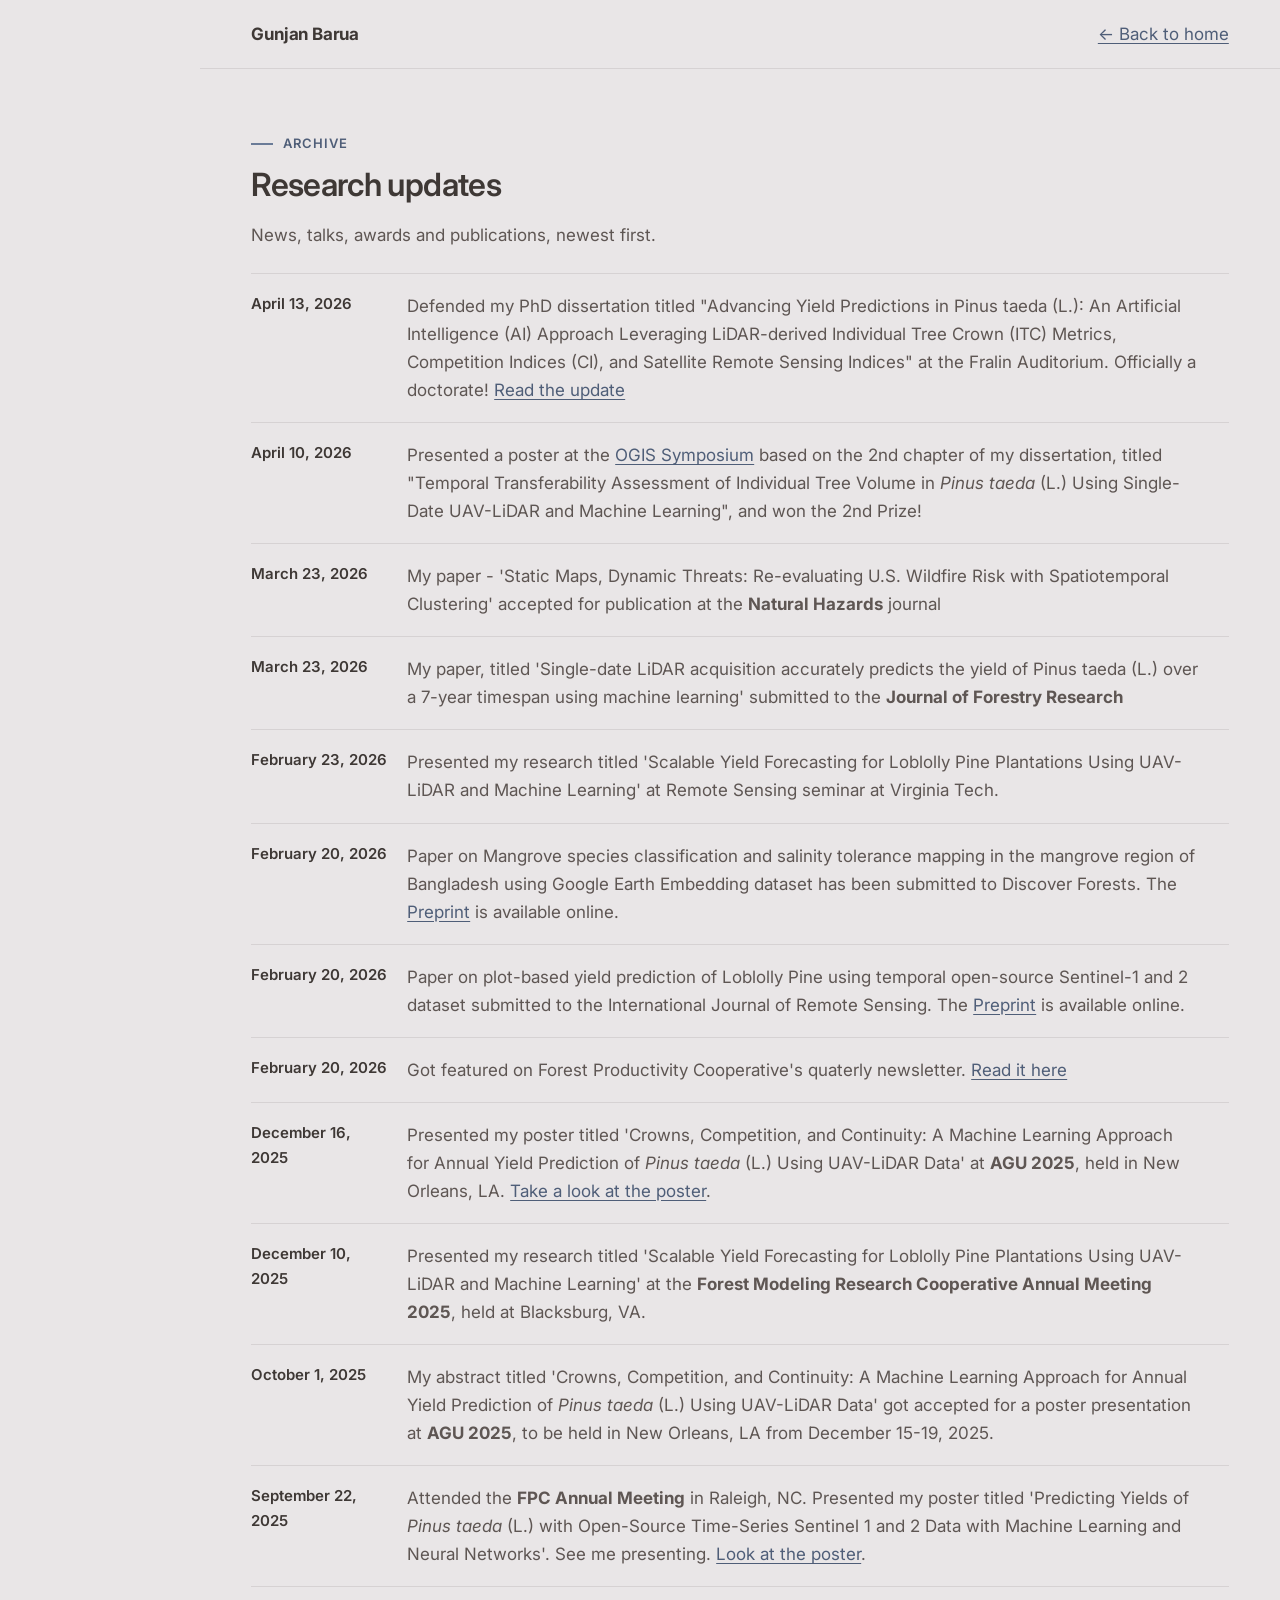
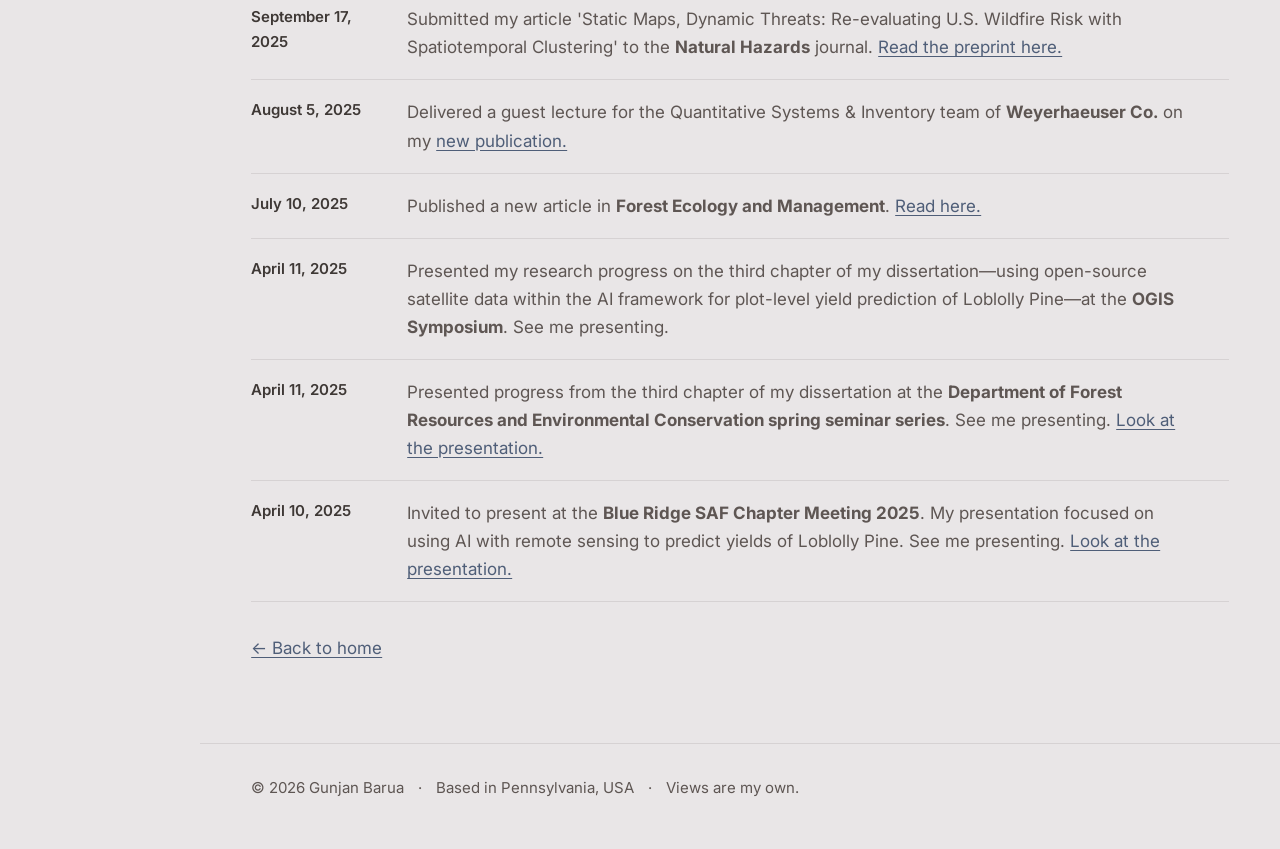
<file: updates/index.html>
<!DOCTYPE html>
<html lang="en">
<head>
  <!-- Google tag (gtag.js) -->
  <script async src="https://www.googletagmanager.com/gtag/js?id=G-8M0SGYD24Z"></script>
  <script>
    window.dataLayer = window.dataLayer || [];
    function gtag(){dataLayer.push(arguments);}
    gtag('js', new Date());
    gtag('config', 'G-8M0SGYD24Z');
  </script>

  <meta charset="UTF-8" />
  <meta name="viewport" content="width=device-width, initial-scale=1.0" />
  <meta name="description" content="Gunjan Barua connects Earth observation, AI and carbon accounting to build trusted, auditable environmental data platforms. Digital MRV at Verra · Ph.D., Virginia Tech." />
  <meta name="keywords" content="Gunjan Barua, environmental intelligence, digital MRV, dMRV, carbon accounting, GHG, Earth observation, remote sensing, LiDAR, AI, product management, Verra" />
  <meta name="author" content="Gunjan Barua" />
  <meta name="google-site-verification" content="hha5XpHKSP8P3DEXtehBId6YRDICw-IlB2HCp5pqZmw" />
  <title>Research updates – Gunjan Barua</title>
  <link rel="canonical" href="https://gunjanbarua.github.io/updates/" />
  <script>document.documentElement.classList.add('js');</script>

  <!-- Open Graph -->
  <meta property="og:title" content="Gunjan Barua — Technical Product Leadership for Environmental Intelligence" />
  <meta property="og:description" content="Gunjan Barua connects Earth observation, AI and carbon accounting to build trusted, auditable environmental data platforms. Digital MRV at Verra · Ph.D., Virginia Tech." />
  <meta property="og:type" content="website" />
  <meta property="og:url" content="https://gunjanbarua.github.io/updates/" />
  <meta property="og:image" content="https://gunjanbarua.github.io/images/og-card.png" />
  <meta name="twitter:card" content="summary_large_image" />

  <script type="application/ld+json">{"@context":"https://schema.org","@type":"Person","name":"Gunjan Barua","jobTitle":"Digital MRV Solutions Specialist","worksFor":{"@type":"Organization","name":"Verra"},"alumniOf":{"@type":"CollegeOrUniversity","name":"Virginia Tech"},"url":"https://gunjanbarua.github.io","sameAs":["https://linkedin.com/in/gunjanbarua/"]}</script>

  <link rel="preconnect" href="https://fonts.googleapis.com" />
  <link rel="preconnect" href="https://fonts.gstatic.com" crossorigin />
  <link href="https://fonts.googleapis.com/css2?family=Inter:wght@400;500;600;700&display=swap" rel="stylesheet" />
  <link rel="stylesheet" href="/css/style.css" />
</head>
<body>
  <a class="skip-link" href="#main">Skip to content</a>


  <header class="page-head">
    <div class="wrap">
      <a class="wordmark" style="padding:0" href="/">Gunjan Barua</a>
      <a href="/">← Back to home</a>
    </div>
  </header>


  <main id="main">
    <section class="section">
  <div class="wrap">
    <div class="eyebrow">Archive</div>
    <h1 class="section-title">Research updates</h1>
    <p class="lead">News, talks, awards and publications, newest first.</p>
    <ul class="updates-list">
      <li>
        <time datetime="2026-04-13">April 13, 2026</time>
        <div><p>Defended my PhD dissertation titled &quot;Advancing Yield Predictions in Pinus taeda (L.): An Artificial Intelligence (AI) Approach Leveraging LiDAR-derived Individual Tree Crown (ITC) Metrics, Competition Indices (CI), and Satellite Remote Sensing Indices&quot; at the Fralin Auditorium. Officially a doctorate! <a href="https://www.linkedin.com/feed/update/urn:li:activity:7449897798621315073/">Read the update</a></p>
</div>
      </li>
      <li>
        <time datetime="2026-04-10">April 10, 2026</time>
        <div><p>Presented a poster at the <a href="https://sites.google.com/vt.edu/ogis/2026-ogis-symposium?authuser=0">OGIS Symposium</a> based on the 2nd chapter of my dissertation, titled &quot;Temporal Transferability Assessment of Individual Tree Volume in <em>Pinus taeda</em> (L.) Using Single-Date UAV-LiDAR and Machine Learning&quot;, and won the 2nd Prize!</p>
</div>
      </li>
      <li>
        <time datetime="2026-03-23">March 23, 2026</time>
        <div><p>My paper - 'Static Maps, Dynamic Threats: Re-evaluating U.S. Wildfire Risk with Spatiotemporal Clustering' accepted for publication at the <strong>Natural Hazards</strong> journal</p>
</div>
      </li>
      <li>
        <time datetime="2026-03-23">March 23, 2026</time>
        <div><p>My paper, titled 'Single-date LiDAR acquisition accurately predicts the yield of Pinus taeda (L.) over a 7-year timespan using machine learning' submitted to the <strong>Journal of Forestry Research</strong></p>
</div>
      </li>
      <li>
        <time datetime="2026-02-23">February 23, 2026</time>
        <div><p>Presented my research titled 'Scalable Yield Forecasting for Loblolly Pine Plantations Using UAV-LiDAR and Machine Learning' at Remote Sensing seminar at Virginia Tech.</p>
</div>
      </li>
      <li>
        <time datetime="2026-02-20">February 20, 2026</time>
        <div><p>Paper on Mangrove species classification and salinity tolerance mapping in the mangrove region of Bangladesh using Google Earth Embedding dataset has been submitted to Discover Forests. The <a href="https://ssrn.com/abstract=6168728">Preprint</a> is available online.</p>
</div>
      </li>
      <li>
        <time datetime="2026-02-20">February 20, 2026</time>
        <div><p>Paper on plot-based yield prediction of Loblolly Pine using temporal open-source Sentinel-1 and 2 dataset submitted to the International Journal of Remote Sensing. The <a href="https://ssrn.com/abstract=6228779">Preprint</a> is available online.</p>
</div>
      </li>
      <li>
        <time datetime="2026-02-20">February 20, 2026</time>
        <div><p>Got featured on Forest Productivity Cooperative's quaterly newsletter. <a href="https://www.forestproductivity.org/graduate-student-highlights/gunjan-barua">Read it here</a></p>
</div>
      </li>
      <li>
        <time datetime="2025-12-16">December 16, 2025</time>
        <div><p>Presented my poster titled 'Crowns, Competition, and Continuity: A Machine Learning Approach for Annual Yield Prediction of <em>Pinus taeda</em> (L.) Using UAV-LiDAR Data' at <strong>AGU 2025</strong>, held in New Orleans, LA. <a href="https://github.com/Gunjanbarua/posters_presentations/blob/0b7c3dac5b9abb35400cbddf6944abc5e62ed374/Barua_G%20-%202025_AGU.pdf">Take a look at the poster</a>.</p>
</div>
      </li>
      <li>
        <time datetime="2025-12-10">December 10, 2025</time>
        <div><p>Presented my research titled 'Scalable Yield Forecasting for Loblolly Pine Plantations Using UAV-LiDAR and Machine Learning' at the <strong>Forest Modeling Research Cooperative Annual Meeting 2025</strong>, held at Blacksburg, VA.</p>
</div>
      </li>
      <li>
        <time datetime="2025-10-01">October 1, 2025</time>
        <div><p>My abstract titled 'Crowns, Competition, and Continuity: A Machine Learning Approach for Annual Yield Prediction of <em>Pinus taeda</em> (L.) Using UAV-LiDAR Data' got accepted for a poster presentation at <strong>AGU 2025</strong>, to be held in New Orleans, LA from December 15-19, 2025.</p>
</div>
      </li>
      <li>
        <time datetime="2025-09-22">September 22, 2025</time>
        <div><p>Attended the <strong>FPC Annual Meeting</strong> in Raleigh, NC. Presented my poster titled 'Predicting Yields of <em>Pinus taeda</em> (L.) with Open-Source Time-Series Sentinel 1 and 2 Data with Machine Learning and Neural Networks'. See me presenting. <a href="https://github.com/Gunjanbarua/posters_presentations/blob/0b7c3dac5b9abb35400cbddf6944abc5e62ed374/Barua_G%20-%202025_FPC_poster.pdf">Look at the poster</a>.</p>
</div>
      </li>
      <li>
        <time datetime="2025-09-17">September 17, 2025</time>
        <div><p>Submitted my article 'Static Maps, Dynamic Threats: Re-evaluating U.S. Wildfire Risk with Spatiotemporal Clustering' to the <strong>Natural Hazards</strong> journal. <a href="https://dx.doi.org/10.2139/ssrn.5366489">Read the preprint here.</a></p>
</div>
      </li>
      <li>
        <time datetime="2025-08-05">August 5, 2025</time>
        <div><p>Delivered a guest lecture for the Quantitative Systems &amp; Inventory team of <strong>Weyerhaeuser Co.</strong> on my <a href="https://doi.org/10.1016/j.foreco.2025.122977">new publication.</a></p>
</div>
      </li>
      <li>
        <time datetime="2025-07-10">July 10, 2025</time>
        <div><p>Published a new article in <strong>Forest Ecology and Management</strong>. <a href="https://doi.org/10.1016/j.foreco.2025.122977">Read here.</a></p>
</div>
      </li>
      <li>
        <time datetime="2025-04-11">April 11, 2025</time>
        <div><p>Presented my research progress on the third chapter of my dissertation—using open-source satellite data within the AI framework for plot-level yield prediction of Loblolly Pine—at the <strong>OGIS Symposium</strong>. See me presenting.</p>
</div>
      </li>
      <li>
        <time datetime="2025-04-11">April 11, 2025</time>
        <div><p>Presented progress from the third chapter of my dissertation at the <strong>Department of Forest Resources and Environmental Conservation spring seminar series</strong>. See me presenting. <a href="https://github.com/Gunjanbarua/posters_presentations/blob/0b7c3dac5b9abb35400cbddf6944abc5e62ed374/barua_frec%20seminar_04112025.pdf">Look at the presentation.</a></p>
</div>
      </li>
      <li>
        <time datetime="2025-04-10">April 10, 2025</time>
        <div><p>Invited to present at the <strong>Blue Ridge SAF Chapter Meeting 2025</strong>. My presentation focused on using AI with remote sensing to predict yields of Loblolly Pine. See me presenting. <a href="https://github.com/Gunjanbarua/posters_presentations/blob/0b7c3dac5b9abb35400cbddf6944abc5e62ed374/brsaf%20meeting_barua_04102025.pdf">Look at the presentation.</a></p>
</div>
      </li>
    </ul>
    <p style="margin-top:32px"><a href="/">← Back to home</a></p>
  </div>
</section>

  </main>

  <footer class="site-footer">
    <div class="wrap">
      <span>© 2026 Gunjan Barua</span><span>·</span><span>Based in Pennsylvania, USA</span><span>·</span><span>Views are my own.</span>
    </div>
  </footer>



  <script src="/js/main.js" defer></script>
</body>
</html>
</file>
<file: css/style.css>
/* ═══ Design tokens — "Urban slate" ═══ */
:root {
  --slate-mist: #E9E6E7;
  --umber: #5E5653;
  --steel: #7B7F8A;
  --taupe: #AB978C;
  --dusk-blue: #6B7C98;

  --ink: #3E3835;
  --link: #4F5E78;
  --surface: #F5F3F4;
  --line: #D6D2D3;

  --bg: var(--slate-mist);
  --text: var(--umber);

  --rail-w: 200px;
  --bar-h: 56px;
  --radius: 12px;
  --font: "Inter", system-ui, -apple-system, "Segoe UI", Roboto, sans-serif;
}

*, *::before, *::after { box-sizing: border-box; }
html { scroll-behavior: smooth; -webkit-text-size-adjust: 100%; }
@media (prefers-reduced-motion: reduce) { html { scroll-behavior: auto; } }

body {
  margin: 0;
  background: var(--bg);
  color: var(--text);
  font-family: var(--font);
  font-size: 1.0625rem;
  line-height: 1.65;
  overflow-x: hidden;
}
img { max-width: 100%; height: auto; display: block; }
h1, h2, h3, h4 { color: var(--ink); margin: 0; line-height: 1.2; }
p { margin: 0 0 1em; }
ul, ol { margin: 0; padding: 0; list-style: none; }
a { color: var(--link); text-underline-offset: 3px; }
a:hover { color: var(--ink); }
:focus-visible { outline: 2px solid var(--link); outline-offset: 3px; border-radius: 4px; }

.skip-link {
  position: absolute; left: 8px; top: -60px; z-index: 200;
  background: var(--link); color: #fff; padding: 8px 14px; border-radius: 8px;
}
.skip-link:focus { top: 8px; color: #fff; }

/* ═══ Side rail (desktop) ═══ */
.rail {
  position: fixed; inset: 0 auto 0 0; width: var(--rail-w);
  display: flex; flex-direction: column; justify-content: space-between;
  padding: 32px 0 28px; border-right: 1px solid var(--line); background: var(--bg); z-index: 50;
}
.wordmark {
  display: block; padding: 0 24px; font-weight: 700; font-size: 1.0625rem;
  letter-spacing: -0.01em; color: var(--ink); text-decoration: none;
}
.rail-links { margin-top: 36px; flex: 1; }
.rail-links a {
  display: block; padding: 7px 24px; font-size: 0.9375rem; font-weight: 500;
  color: var(--umber); text-decoration: none; border-left: 2px solid transparent;
}
.rail-links a:hover { color: var(--ink); }
.rail-links a.active { color: var(--link); font-weight: 600; border-left-color: var(--dusk-blue); }
.rail-icons { display: flex; gap: 14px; padding: 0 24px; }
.icon-link { color: var(--dusk-blue); display: inline-flex; padding: 4px; border-radius: 6px; }
.icon-link:hover { color: var(--ink); }
.icon { width: 22px; height: 22px; fill: none; stroke: currentColor; stroke-width: 1.5; stroke-linecap: round; stroke-linejoin: round; }

/* ═══ Mobile bar + overlay ═══ */
.topbar { display: none; }
.menu-overlay { display: none; }

@media (max-width: 1023.98px) {
  .rail { display: none; }
  .topbar {
    display: flex; position: sticky; top: 0; z-index: 60; height: var(--bar-h);
    align-items: center; justify-content: space-between; padding: 0 16px;
    background: var(--bg); border-bottom: 1px solid var(--line);
  }
  .menu-btn {
    font: inherit; font-weight: 600; font-size: 0.9375rem; color: var(--ink); background: transparent;
    border: 1px solid var(--taupe); border-radius: 999px; padding: 6px 16px; cursor: pointer;
  }
  .menu-overlay {
    position: fixed; inset: 0; z-index: 100; background: var(--bg);
    flex-direction: column; padding: 16px 24px 32px; overflow-y: auto;
  }
  .menu-overlay[hidden] { display: none; }
  .menu-overlay:not([hidden]) { display: flex; }
  .menu-head { display: flex; justify-content: space-between; align-items: center; height: 40px; margin-bottom: 24px; }
  .menu-overlay nav a {
    display: block; padding: 12px 0; font-size: 1.5rem; font-weight: 600; letter-spacing: -0.01em;
    color: var(--ink); text-decoration: none; border-bottom: 1px solid var(--line);
  }
  .menu-overlay .rail-icons { padding: 24px 0 0; }
  :root { --anchor-offset: calc(var(--bar-h) + 8px); }
}
@media (min-width: 1024px) {
  body { padding-left: var(--rail-w); }
  :root { --anchor-offset: 0px; }
}

/* ═══ Layout ═══ */
main { display: block; }
.section {
  padding: clamp(48px, 6vw, 64px) clamp(16px, 4vw, 56px);
}
.section + .section { border-top: 1px solid var(--line); }
.wrap { max-width: 1080px; margin: 0 auto; }
.eyebrow {
  display: flex; align-items: center; gap: 10px; margin-bottom: 12px;
  font-size: 0.8125rem; font-weight: 600; text-transform: uppercase; letter-spacing: 0.08em; color: var(--link);
}
.eyebrow::before { content: ""; width: 22px; height: 2px; background: var(--dusk-blue); }
.section-title { font-size: 2rem; font-weight: 600; letter-spacing: -0.02em; margin-bottom: 16px; }
.lead { max-width: 68ch; }
.prose { max-width: 68ch; }
.sub-title { font-size: 1.25rem; font-weight: 600; margin: 48px 0 16px; letter-spacing: -0.01em; }
[id] { scroll-margin-top: var(--anchor-offset, 0px); }

/* ═══ Buttons, chips ═══ */
.btn {
  display: inline-flex; align-items: center; gap: 8px; font: inherit; font-weight: 600; font-size: 1rem;
  padding: 12px 22px; border-radius: 10px; text-decoration: none; border: 1.5px solid var(--link);
  cursor: pointer; transition: background .2s, color .2s;
}
.btn-primary { background: var(--link); color: #fff; }
.btn-primary:hover { background: var(--ink); border-color: var(--ink); color: #fff; }
.btn-outline { background: transparent; color: var(--link); }
.btn-outline:hover { background: var(--link); color: #fff; }
.chips { display: flex; flex-wrap: wrap; gap: 8px; }
.chip {
  display: inline-block; padding: 3px 12px; font-size: 0.875rem; line-height: 1.5;
  border: 1px solid var(--taupe); border-radius: 999px; color: var(--umber);
}
.link-row { display: flex; flex-wrap: wrap; gap: 8px 24px; margin-top: 8px; font-weight: 500; }
.toggle {
  margin-top: 20px; font: inherit; font-weight: 600; font-size: 0.9375rem; color: var(--link);
  background: transparent; border: 1px solid var(--taupe); border-radius: 999px; padding: 8px 18px; cursor: pointer;
}
.toggle:hover { border-color: var(--link); }
html:not(.js) .toggle { display: none; }
.js .collapsible:not(.expanded) .is-extra { display: none; }

/* ═══ Hero ═══ */
.hero { padding-top: clamp(48px, 7vw, 96px); padding-bottom: clamp(48px, 7vw, 96px); }
.hero-grid { display: grid; grid-template-columns: repeat(12, 1fr); gap: 32px; align-items: center; }
.hero-text { grid-column: 1 / span 7; }
.hero-photo { grid-column: 9 / span 4; }
.hero-name { font-weight: 600; color: var(--ink); margin-bottom: 16px; }
.hero h1 {
  font-size: clamp(2.25rem, 4vw, 3.5rem); font-weight: 600; letter-spacing: -0.03em; line-height: 1.08; margin-bottom: 20px;
}
.hero-sub { font-size: 1.25rem; max-width: 52ch; margin-bottom: 14px; }
.hero-role { font-size: 1.125rem; color: var(--steel); margin-bottom: 28px; }
.hero-actions { display: flex; flex-wrap: wrap; gap: 12px; margin-bottom: 20px; }
.hero-links { display: flex; gap: 20px; font-weight: 500; }
.portrait { position: relative; max-width: 340px; margin-left: auto; }
.portrait::before {
  content: ""; position: absolute; inset: 14px -14px -14px 14px; border: 1.5px solid var(--taupe); border-radius: 16px;
}
.portrait img { position: relative; border-radius: 16px; width: 100%; aspect-ratio: 3 / 4; object-fit: cover; object-position: center top; }

/* ═══ Cards ═══ */
.card {
  background: var(--surface); border: 1px solid var(--line); border-radius: var(--radius); padding: 28px;
  transition: box-shadow .25s;
}
.card:hover { box-shadow: 0 2px 12px rgba(62, 56, 53, 0.07); }
.grid-3 { display: grid; grid-template-columns: repeat(3, 1fr); gap: 20px; margin-top: 32px; }
.grid-2 { display: grid; grid-template-columns: repeat(2, 1fr); gap: 20px; margin-top: 32px; }
.card h3 { font-size: 1.25rem; font-weight: 600; letter-spacing: -0.01em; margin-bottom: 10px; }
.pillar ul { margin-top: 16px; padding-top: 16px; border-top: 1px solid var(--line); }
.dots li { padding-left: 16px; position: relative; margin-bottom: 8px; font-size: 0.9375rem; line-height: 1.55; }
.dots li::before { content: ""; position: absolute; left: 0; top: 0.62em; width: 6px; height: 6px; border-radius: 50%; background: var(--taupe); }
.work-card { display: flex; flex-direction: column; }
.work-context { font-size: 0.8125rem; font-weight: 600; text-transform: uppercase; letter-spacing: 0.06em; color: var(--link); margin-bottom: 8px; }
.work-card h4 { font-size: 0.8125rem; font-weight: 600; text-transform: uppercase; letter-spacing: 0.06em; color: var(--ink); margin: 18px 0 6px; }
.work-card .challenge { margin: 0; }
.work-card .chips { margin-top: auto; padding-top: 20px; }
.work-card .btn { align-self: flex-start; margin-top: 14px; }

/* ═══ Timeline ═══ */
.timeline { margin-top: 32px; border-left: 2px solid var(--line); margin-left: 6px; }
.job { position: relative; padding: 0 0 36px 28px; }
.job::before { content: ""; position: absolute; left: -7px; top: 8px; width: 12px; height: 12px; border-radius: 50%; background: var(--dusk-blue); border: 2px solid var(--bg); }
.job h3 { font-size: 1.1875rem; font-weight: 600; }
.job-org { font-weight: 600; color: var(--ink); }
.job-meta { font-size: 0.9375rem; margin-bottom: 10px; }
.job .dots { max-width: 72ch; }
details.earlier { margin-top: 8px; border: 1px solid var(--line); border-radius: var(--radius); background: var(--surface); }
details.earlier summary { cursor: pointer; padding: 18px 24px; font-weight: 600; color: var(--ink); }
details.earlier .earlier-body { padding: 0 24px 24px; }
.earlier-item { padding: 16px 0; border-top: 1px solid var(--line); }
.earlier-item h4 { font-size: 1rem; font-weight: 600; }
.earlier-item p { margin: 4px 0 0; font-size: 0.9375rem; line-height: 1.55; }
.earlier-item .job-meta { margin: 0; }
.edu-row { display: grid; grid-template-columns: repeat(4, 1fr); gap: 16px; margin-top: 32px; }
.edu-item { padding-top: 14px; border-top: 2px solid var(--taupe); }
.edu-item strong { display: block; color: var(--ink); font-weight: 600; line-height: 1.4; }
.edu-item span { font-size: 0.9375rem; }
.skill-group { display: grid; grid-template-columns: 200px 1fr; gap: 12px 24px; padding: 14px 0; border-top: 1px solid var(--line); align-items: baseline; }
.skill-group h4 { font-size: 0.9375rem; font-weight: 600; }

/* ═══ Research ═══ */
.pubs li, .talks li, .awards li { padding: 18px 0; border-top: 1px solid var(--line); }
.pub-title { font-weight: 600; color: var(--ink); }
.pub-title a { color: var(--ink); text-decoration-color: var(--taupe); }
.pub-title a:hover { color: var(--link); }
.pub-meta { font-size: 0.9375rem; margin: 4px 0 0; line-height: 1.5; }
.pill { display: inline-block; font-size: 0.75rem; font-weight: 600; padding: 1px 10px; margin-left: 8px; border-radius: 999px; vertical-align: 2px; border: 1px solid var(--taupe); }
.pill-published { border-color: var(--link); color: var(--link); }
.row-year { display: grid; grid-template-columns: 96px 1fr; gap: 16px; }
.row-year .yr { font-weight: 600; color: var(--ink); font-size: 0.9375rem; }
.talk-title { font-weight: 500; color: var(--ink); }
.pubs, .talks, .awards { border-bottom: 1px solid var(--line); }

/* ═══ Gallery ═══ */
.gallery-grid { display: grid; grid-template-columns: repeat(3, 1fr); gap: 20px; margin-top: 32px; }
.shot { margin: 0; }
.shot button { display: block; width: 100%; padding: 0; border: 0; background: none; cursor: zoom-in; border-radius: var(--radius); overflow: hidden; }
.shot img { width: 100%; aspect-ratio: 4 / 3; object-fit: cover; border-radius: var(--radius); border: 1px solid var(--line); transition: transform .3s; }
.shot button:hover img { transform: scale(1.02); }
.shot figcaption { font-size: 0.9375rem; margin-top: 8px; }
.shot a { display: block; border-radius: var(--radius); overflow: hidden; }
html.js .shot a { display: none; }
html:not(.js) .shot button { display: none; }

.lightbox { position: fixed; inset: 0; z-index: 300; background: rgba(40, 35, 33, 0.92); display: none; align-items: center; justify-content: center; padding: 24px; }
.lightbox.open { display: flex; }
.lightbox figure { margin: 0; max-width: min(1000px, 100%); text-align: center; }
.lightbox img { max-height: 78vh; width: auto; margin: 0 auto; border-radius: 8px; }
.lightbox figcaption { color: #fff; margin-top: 12px; font-size: 1rem; }
.lb-btn { position: absolute; background: rgba(255,255,255,0.12); color: #fff; border: 0; border-radius: 50%; width: 44px; height: 44px; font-size: 1.5rem; cursor: pointer; line-height: 1; }
.lb-btn:hover { background: rgba(255,255,255,0.25); }
.lb-close { top: 16px; right: 16px; }
.lb-prev { left: 16px; top: 50%; }
.lb-next { right: 16px; top: 50%; }

/* ═══ About / Contact / Footer ═══ */
.about-grid { display: grid; grid-template-columns: 1fr 320px; gap: 48px; align-items: start; }
.about-photo img { border-radius: 16px; aspect-ratio: 4 / 3; object-fit: cover; width: 100%; border: 1px solid var(--line); }
.contact-cards { display: grid; grid-template-columns: repeat(2, 1fr); gap: 20px; margin-top: 28px; max-width: 720px; }
.contact-card { display: flex; gap: 16px; align-items: center; text-decoration: none; color: var(--ink); }
.contact-card .icon { width: 28px; height: 28px; color: var(--dusk-blue); flex: none; }
.contact-card small { display: block; font-size: 0.8125rem; text-transform: uppercase; letter-spacing: 0.06em; color: var(--umber); }
.contact-card span { font-weight: 600; overflow-wrap: anywhere; }
a.contact-card:hover { color: var(--link); border-color: var(--taupe); }
.site-footer { padding: 32px clamp(16px, 4vw, 56px) 48px; border-top: 1px solid var(--line); font-size: 0.9375rem; }
.site-footer .wrap { display: flex; flex-wrap: wrap; gap: 6px 14px; }

/* ═══ Writing ═══ */
.post time { font-size: 0.875rem; }
.post h3 { margin: 4px 0 8px; }

/* ═══ Updates page ═══ */
.page-head { padding: 20px clamp(16px, 4vw, 56px); border-bottom: 1px solid var(--line); }
.page-head .wrap { display: flex; justify-content: space-between; align-items: center; gap: 16px; }
.updates-list { border-bottom: 1px solid var(--line); margin-top: 24px; }
.updates-list li { display: grid; grid-template-columns: 140px 1fr; gap: 16px; padding: 18px 0; border-top: 1px solid var(--line); }
.updates-list time { font-size: 0.9375rem; font-weight: 600; color: var(--ink); }
.updates-list p { margin: 0; max-width: 72ch; }

/* ═══ Motion ═══ */
.js .reveal { opacity: 0; transform: translateY(14px); transition: opacity .3s ease, transform .3s ease; }
.js .reveal.in { opacity: 1; transform: none; }
@media (prefers-reduced-motion: reduce) {
  .js .reveal { opacity: 1; transform: none; transition: none; }
  .shot img { transition: none; }
  .shot button:hover img { transform: none; }
}

/* ═══ Responsive ═══ */
@media (max-width: 1023.98px) {
  .grid-3 { grid-template-columns: 1fr; }
  .hero-text { grid-column: 1 / span 8; }
  .hero-photo { grid-column: 9 / span 4; }
  .gallery-grid { grid-template-columns: repeat(2, 1fr); }
  .edu-row { grid-template-columns: repeat(2, 1fr); }
}
@media (max-width: 767.98px) {
  .hero-grid { grid-template-columns: 1fr; }
  .hero-text, .hero-photo { grid-column: 1; }
  .hero-photo { order: -1; }
  .portrait { max-width: 220px; margin: 0 14px 14px 0; }
  .grid-2, .contact-cards, .about-grid { grid-template-columns: 1fr; }
  .gallery-grid { grid-template-columns: 1fr; }
  .skill-group { grid-template-columns: 1fr; gap: 8px; }
  .row-year, .updates-list li { grid-template-columns: 1fr; gap: 4px; }
  .card { padding: 22px; }
  .section-title { font-size: 1.75rem; }
}
@media (max-width: 479.98px) { .edu-row { grid-template-columns: 1fr; } }
</file>
